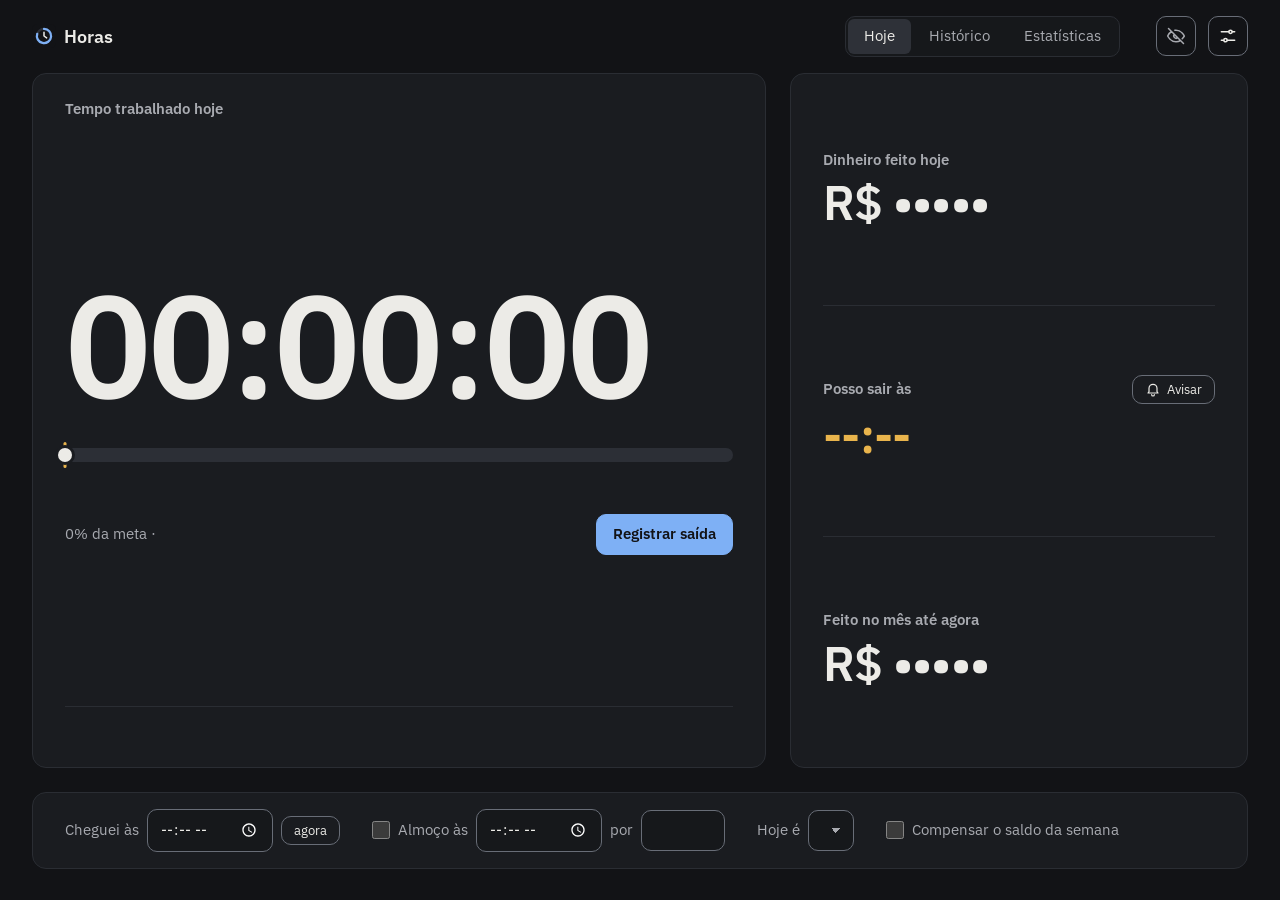
<file: pagina/index.html>
<!doctype html>
<html lang="pt-br" data-tema="escuro">
<head>
<meta charset="utf-8">
<meta name="viewport" content="width=device-width, initial-scale=1">
<meta name="description" content="Horas trabalhadas, saldo da semana e bolsa do mês">
<meta name="theme-color" content="#121316">
<title data-t="app">Horas</title>
<link rel="icon" href="/icone.svg" type="image/svg+xml" id="favicon">
<link rel="manifest" href="/manifest.webmanifest">
<link rel="preload" href="/fontes/plex-sans-latin-400.woff2" as="font" type="font/woff2" crossorigin>
<link rel="preload" href="/fontes/plex-sans-latin-600.woff2" as="font" type="font/woff2" crossorigin>
<link rel="stylesheet" href="/estilo.css">
<script src="/inicio.js"></script>
<link rel="modulepreload" href="/idiomas/pt.js">
<link rel="modulepreload" href="/calculo.js">
<link rel="modulepreload" href="/feriados.js">
<link rel="modulepreload" href="/graficos.js">
<script type="module" src="/app.js"></script>
</head>
<body>
<header class="barra">
  <div class="marca">
    <h1><img src="/icone.svg" alt=""><span data-t="app">Horas</span></h1>
    <span id="hojeData"></span>
  </div>
  <nav aria-label="Telas" data-t-aria="telas">
    <button id="btnHoje" aria-current="page" data-t="hoje">Hoje</button>
    <button id="btnHistorico" data-t="historico">Histórico</button>
    <button id="btnEstatisticas" data-t="estatisticas">Estatísticas</button>
  </nav>
  <div class="direita">
    <span id="estado" role="status"></span>
    <button class="botao icone" id="btnOcultar" aria-pressed="true" aria-label="Ocultar valores" title="Mostrar ou ocultar os valores em dinheiro" data-t-title="mostrarOcultarDica">
      <svg class="ic olho-aberto" viewBox="0 0 24 24" aria-hidden="true"><path d="M2 12s3.6-7 10-7 10 7 10 7-3.6 7-10 7S2 12 2 12Z"/><circle cx="12" cy="12" r="3"/></svg>
      <svg class="ic olho-fechado" viewBox="0 0 24 24" aria-hidden="true"><path d="M10.6 5.1A10 10 0 0 1 12 5c6.4 0 10 7 10 7a17 17 0 0 1-2.6 3.4M6.6 6.6C3.7 8.4 2 12 2 12s3.6 7 10 7a9.7 9.7 0 0 0 5.4-1.6M9.9 9.9a3 3 0 0 0 4.2 4.2M3 3l18 18"/></svg>
    </button>
    <button class="botao icone" id="btnAjustes" aria-label="Ajustes" title="Ajustes" data-t-aria="ajustes" data-t-title="ajustes">
      <svg class="ic" viewBox="0 0 24 24" aria-hidden="true"><path d="M4 7h9M17 7h3M4 17h3M11 17h9"/><circle cx="15" cy="7" r="2"/><circle cx="9" cy="17" r="2"/></svg>
    </button>
  </div>
</header>

<main>
<section class="tela hoje" id="telaHoje" aria-label="Hoje" data-t-aria="hoje">
  <div class="card relogio">
    <div class="topo">
      <h2 class="rotulo" data-t="tempoHoje">Tempo trabalhado hoje</h2>
      <span class="selo" id="seloTipo" hidden></span>
    </div>
    <div class="num" id="tempo">00:00:00</div>
    <div class="linha" id="linhaDia" aria-hidden="true">
      <div class="trilho"><span class="feito" id="ldFeito"></span><span class="almoco" id="ldAlmoco"></span></div>
      <span class="alvo-saida" id="ldSaida"></span>
      <span class="agora" id="ldAgora"></span>
      <div class="escala"><span id="ldIni"></span><span id="ldAlmocoRot"></span><span id="ldFim"></span></div>
    </div>
    <div class="rodape">
      <span><span id="pct">0% da meta</span> · <span id="info"></span></span>
      <button class="botao primario" id="btnSaida">Registrar saída</button>
    </div>
    <div class="semana-dias" id="semanaDias" aria-label="Esta semana" data-t-aria="estaSemana"></div>
    <div class="ritmo" id="ritmo"><span id="ritmoSemana"></span><span id="ritmoMes"></span></div>
  </div>

  <div class="card numeros">
    <div class="numero">
      <h2 class="rotulo" data-t="dinheiroHoje">Dinheiro feito hoje</h2>
      <div class="big num" id="dinheiro">R$ •••••</div>
    </div>
    <div class="numero">
      <div class="topo">
        <h2 class="rotulo" data-t="possoSair">Posso sair às</h2>
        <button class="botao pequeno" id="btnAviso" aria-pressed="false" title="Notificação quando der a hora de sair" data-t-title="avisarDica">
          <svg class="ic" viewBox="0 0 24 24" aria-hidden="true"><path d="M6 16v-5a6 6 0 0 1 12 0v5l1.5 2h-15Z"/><path d="M10 20.5a2 2 0 0 0 4 0"/></svg>
          <span data-t="avisar">Avisar</span>
        </button>
      </div>
      <div class="big num" id="saida">--:--</div>
      <div class="sub" id="infoSaida"></div>
    </div>
    <div class="numero">
      <h2 class="rotulo" data-t="feitoMes">Feito no mês até agora</h2>
      <div class="big num" id="mes">R$ •••••</div>
      <div class="sub" id="infoMes"></div>
    </div>
  </div>

  <div class="card campos-hoje">
    <p class="pendencia" id="pendencia" hidden><span id="pendenciaTexto"></span> <button class="botao pequeno" id="btnPendencia" data-t="preencher">Preencher</button></p>
    <span class="grupo">
      <label><span data-t="chegueiAs">Cheguei às</span> <input id="entrada" type="time"></label>
      <button class="botao pequeno" id="btnAgora" title="Chegada na hora de agora" data-t-title="agoraDica" data-t="agora">agora</button>
    </span>
    <span class="grupo">
      <label><input id="temAlmoco" type="checkbox"> <span data-t="almocoAs">Almoço às</span></label>
      <input id="almoco" type="time" aria-label="Início do almoço" data-t-aria="inicioAlmoco">
      <label><span data-t="por">por</span> <input id="almocoHoras" type="text" autocomplete="off" spellcheck="false" aria-label="Duração do almoço" title="Ex.: 1h, 35min, 1h30, 1,5" data-t-aria="duracaoAlmoco" data-t-title="exemploDuracao"></label>
    </span>
    <label><span data-t="hojeEh">Hoje é</span> <select id="tipoHoje"></select></label>
    <label><input id="temExtra" type="checkbox"> <span data-t="compensarSaldo">Compensar o saldo da semana</span></label>
  </div>
</section>

<section class="tela" id="telaHistorico" aria-label="Histórico" data-t-aria="historico" hidden>
  <div class="card historico">
    <div class="topo">
      <div class="mesNav">
        <button class="botao icone" id="mesAnterior" aria-label="Mês anterior" data-t-aria="mesAnterior">
          <svg class="ic" viewBox="0 0 24 24" aria-hidden="true"><path d="M15 6l-6 6 6 6"/></svg>
        </button>
        <h2 id="tituloMes"></h2>
        <button class="botao icone" id="mesSeguinte" aria-label="Próximo mês" data-t-aria="mesSeguinte">
          <svg class="ic" viewBox="0 0 24 24" aria-hidden="true"><path d="M9 6l6 6-6 6"/></svg>
        </button>
      </div>
      <div id="resumo"></div>
      <div class="acoes">
        <button class="botao" id="btnCsv" data-t="baixarCsv">Baixar CSV</button>
        <button class="botao" id="btnRelatorio" data-t="relatorio">Relatório para imprimir</button>
      </div>
    </div>
    <div class="tabela">
      <table>
        <thead><tr><th data-t="colDia">Dia</th><th data-t="colTipo">Tipo</th><th data-t="colChegada">Chegada</th><th data-t="colAlmoco">Almoço</th><th data-t="colDuracao">Duração</th><th data-t="colSaida">Saída</th><th data-t="colTrabalhado">Trabalhado</th><th data-t="colValeu">Valeu</th><th id="colPorHora">R$/h</th><th class="acao"><span hidden data-t="apagar">Apagar</span></th></tr></thead>
        <tbody id="linhas"></tbody>
      </table>
    </div>
  </div>
</section>

<section class="tela estatisticas" id="telaEstatisticas" aria-label="Estatísticas" data-t-aria="estatisticas" hidden>
  <div class="filtros">
    <div class="filtros" role="group" aria-label="Período" data-t-aria="periodo">
      <span class="rotulo" data-t="periodo">Período</span>
      <div class="segmentos">
        <button class="chip" data-semanas="4" aria-pressed="false" data-t="semanas" data-t-arg="4">4 semanas</button>
        <button class="chip" data-semanas="12" aria-pressed="true" data-t="semanas" data-t-arg="12">12 semanas</button>
        <button class="chip" data-semanas="26" aria-pressed="false" data-t="semanas" data-t-arg="26">26 semanas</button>
        <button class="chip" data-semanas="0" aria-pressed="false" data-t="tudo">Tudo</button>
      </div>
    </div>
    <div class="filtros" role="group" aria-label="Ver por" data-t-aria="verPor">
      <span class="rotulo" data-t="verPor">Ver por</span>
      <div class="segmentos">
        <button class="chip" data-por="semana" aria-pressed="true" data-t="porSemanas">Semanas</button>
        <button class="chip" data-por="dia" aria-pressed="false" data-t="porDias">Dias</button>
      </div>
    </div>
    <span class="sub" id="periodoNota"></span>
  </div>
  <div class="kpis" id="kpis"></div>
  <div class="graficos">
    <figure class="card grafico" id="gHoras">
      <figcaption>
        <div>
          <h2 id="tituloHoras">Horas por semana</h2>
          <div class="legenda-graf"><span class="chave" data-t="trabalhadoLegenda">Trabalhado</span><span class="chave traco" data-t="metaLegenda">Meta</span></div>
        </div>
        <button class="botao terciario" data-tabela>Ver tabela</button>
      </figcaption>
      <div class="area"></div>
    </figure>
    <figure class="card grafico" id="gSaldo">
      <figcaption>
        <div>
          <h2 data-t="saldoAcumulado">Saldo acumulado</h2>
          <p class="sub" id="subSaldo">Soma do saldo semana a semana desde o começo do período</p>
        </div>
        <button class="botao terciario" data-tabela>Ver tabela</button>
      </figcaption>
      <div class="area"></div>
    </figure>
    <figure class="card grafico largo" id="gExpediente">
      <figcaption>
        <div>
          <h2 data-t="expedienteDia">Expediente dia a dia</h2>
          <p class="sub" data-t="expedienteSub">Da chegada à saída; o vão é o almoço. Linhas: chegada e saída médias</p>
        </div>
        <button class="botao terciario" data-tabela>Ver tabela</button>
      </figcaption>
      <div class="area"></div>
    </figure>
  </div>
  <div class="dica" id="dica" role="tooltip" hidden></div>
</section>
</main>

<dialog id="ajustes" aria-labelledby="ajustesTitulo">
  <form method="dialog">
    <h2 id="ajustesTitulo" data-t="ajustes">Ajustes</h2>
    <label><span data-t="horasSemana">Horas por semana</span> <input id="horasSemana" type="number" min="1" max="60" step="0.5"></label>
    <label><span data-t="bolsaMensal">Bolsa mensal</span> <input id="salario" type="number" min="0" step="0.01"></label>
    <label><span data-t="moedaBolsa">Moeda da bolsa</span> <select id="moedaBolsa"></select></label>
    <label><span data-t="moeda">Mostrar em</span> <select id="moeda"></select></label>
    <p class="nota" id="cambioInfo" role="status"></p>
    <label><span data-t="nomeRelatorio">Nome no relatório</span> <input id="nome" type="text" autocomplete="name"></label>
    <label><span data-t="idioma">Idioma</span> <select id="idioma"></select></label>
    <label><span data-t="tema">Tema</span>
      <select id="tema">
        <option value="escuro" data-t="temaEscuro">Escuro</option>
        <option value="claro" data-t="temaClaro">Claro</option>
        <option value="auto" data-t="temaAuto">Igual ao sistema</option>
      </select>
    </label>
    <label><span data-t="cores">Cores</span>
      <select id="cores">
        <option value="padrao" data-t="coresPadrao">Padrão</option>
        <option value="daltonismo" data-t="coresDaltonismo">Para daltonismo</option>
      </select>
    </label>
    <label><span data-t="iconeAba">Ícone da aba</span>
      <select id="iconeAba">
        <option value="dinamico" data-t="iconeDinamico">Acompanha as horas do dia</option>
        <option value="vazio" data-t="iconeVazio">Sempre vazio</option>
        <option value="cheio" data-t="iconeCheio">Sempre cheio</option>
      </select>
    </label>
    <fieldset>
      <legend data-t="feriadosExtras">Feriados extras</legend>
      <p class="nota" data-t="feriadosExtrasNota">Valem por cima dos nacionais: feriado da cidade, recesso, ou um dia que vira de trabalho.</p>
      <div class="extras" id="extras"></div>
      <div class="acoes"><button type="button" class="botao pequeno" id="btnExtra" data-t="adicionar">Adicionar</button></div>
    </fieldset>
    <fieldset>
      <legend data-t="backups">Backups</legend>
      <p class="nota" data-t="backupsNota">Tudo fica em horas/dados/registro.json. Antes da primeira gravação de cada dia, o servidor guarda uma cópia em horas/dados/backups/ (do último ano).</p>
      <label><span data-t="voltarAo">Voltar ao começo de</span> <select id="backupData"></select></label>
      <p class="nota" id="backupInfo" role="status"></p>
      <div class="acoes"><button type="button" class="botao" id="btnRestaurar" data-t="restaurar" disabled>Restaurar</button></div>
    </fieldset>
    <fieldset>
      <legend data-t="dados">Seus dados</legend>
      <p class="nota" data-t="dadosNota">Leve tudo para outra máquina ou guarde uma cópia: registro e ajustes, no mesmo formato de horas/dados/registro.json. Substituir deixa tudo igual ao arquivo; juntar fica com a edição mais recente de cada campo. Exporte antes de importar.</p>
      <div class="acoes"><button type="button" class="botao" id="btnExportar" data-t="exportar">Exportar tudo</button></div>
      <div class="acoes"><button type="button" class="botao" id="btnImportar" data-t="importar">Importar…</button></div>
      <input type="file" id="arquivoImportar" accept=".json,application/json" hidden>
      <label><span data-t="aoImportar">Modo</span>
        <select id="modoImportar">
          <option value="substituir" data-t="modoSubstituir">Substituir tudo</option>
          <option value="juntar" data-t="modoJuntar">Juntar</option>
        </select>
      </label>
      <p class="nota" id="importarInfo" role="status"></p>
      <div class="acoes"><button type="button" class="botao" id="btnAplicarImportacao" data-t="aplicar" disabled>Aplicar</button></div>
    </fieldset>
    <div class="acoes"><button class="botao primario" data-t="fechar">Fechar</button></div>
  </form>
</dialog>

<div class="toast" id="aviso" role="status" hidden></div>
<section class="relatorio" id="relatorio"></section>
</body>
</html>
</file>
<file: estilo.css>
/* IBM Plex Sans (OFL, fontes/OFL.txt): algarismos tabulares de verdade e
   cara de instrumento, que combina com um relógio de ponto. Só o latim, que
   é o que o português e o inglês usam. */
@font-face {
  font-family: "IBM Plex Sans";
  font-weight: 400;
  font-display: swap;
  src: url("/fontes/plex-sans-latin-400.woff2") format("woff2");
  unicode-range: U+0000-00FF, U+0131, U+0152-0153, U+02BB-02BC, U+02C6, U+02DA, U+02DC, U+0304, U+0308, U+0329, U+2000-206F, U+20AC, U+2122, U+2191, U+2193, U+2212, U+2215, U+FEFF, U+FFFD;
}
@font-face {
  font-family: "IBM Plex Sans";
  font-weight: 600;
  font-display: swap;
  src: url("/fontes/plex-sans-latin-600.woff2") format("woff2");
  unicode-range: U+0000-00FF, U+0131, U+0152-0153, U+02BB-02BC, U+02C6, U+02DA, U+02DC, U+0304, U+0308, U+0329, U+2000-206F, U+20AC, U+2122, U+2191, U+2193, U+2212, U+2215, U+FEFF, U+FFFD;
}

/* Tema escuro é o padrão; o claro vem por escolha nos ajustes ou pelo
   sistema, no modo automático. Neutros grafite puxados para o quente, um
   acento só (azul, para o que se clica) e cor de dado só com significado:
   verde e vermelho para o sinal do saldo, âmbar para a hora de sair. */
:root {
  color-scheme: dark;
  --fundo: #121316;
  --fundo-2: #16181b;
  --superficie: #1a1c20;
  --segmento: #16181b;
  --selecionado: #2e3138;
  --borda: #2a2d33;
  --borda-campo: #686d77;
  --trilho: #2c2f36;
  --texto: #ecebe7;
  --texto-2: #a8aab0;
  --apagado: #8b8e95;
  --verde: #5cc58f;
  --ambar: #e9b44c;
  --azul: #7eb0f5;
  --vermelho: #f08473;
  --sobre-azul: #121316;
  --serie: #5b93e0;
  --grade: #25282d;
  --eixo: #686d77;
  --almoco: #7a7f88;
  --sombra-1: none;
  --sombra-2: 0 12px 32px rgb(0 0 0 / 0.4);
}
:root[data-tema="claro"] {
  color-scheme: light;
  --fundo: #f4f3f0;
  --fundo-2: #f8f7f5;
  --superficie: #ffffff;
  --segmento: #e9e7e2;
  --selecionado: #ffffff;
  --borda: #dddbd6;
  --borda-campo: #82858c;
  --trilho: #e2e0db;
  --texto: #1b1c1f;
  --texto-2: #55585f;
  --apagado: #6a6d74;
  --verde: #1b7a48;
  --ambar: #8a5a00;
  --azul: #1f5fc4;
  --vermelho: #b3261e;
  --sobre-azul: #ffffff;
  --serie: #2f6bd0;
  --grade: #e6e4df;
  --eixo: #82858c;
  --almoco: #9a9da3;
  --sombra-1: 0 1px 2px rgb(27 28 31 / 0.06), 0 2px 8px rgb(27 28 31 / 0.04);
  --sombra-2: 0 12px 32px rgb(27 28 31 / 0.16);
}
@media (prefers-color-scheme: light) {
  :root[data-tema="auto"] {
    color-scheme: light;
    --fundo: #f4f3f0;
    --fundo-2: #f8f7f5;
    --superficie: #ffffff;
    --segmento: #e9e7e2;
    --selecionado: #ffffff;
    --borda: #dddbd6;
    --borda-campo: #82858c;
    --trilho: #e2e0db;
    --texto: #1b1c1f;
    --texto-2: #55585f;
    --apagado: #6a6d74;
    --verde: #1b7a48;
    --ambar: #8a5a00;
    --azul: #1f5fc4;
    --vermelho: #b3261e;
    --sobre-azul: #ffffff;
    --serie: #2f6bd0;
    --grade: #e6e4df;
    --eixo: #82858c;
    --almoco: #9a9da3;
    --sombra-1: 0 1px 2px rgb(27 28 31 / 0.06), 0 2px 8px rgb(27 28 31 / 0.04);
    --sombra-2: 0 12px 32px rgb(27 28 31 / 0.16);
  }
}

/* Modo daltonismo (Okabe–Ito): saldo positivo azul e negativo laranja no
   lugar de verde e vermelho, que somem juntos na deuteranopia. Escolhidas
   para contraste AA, também com o filtro de luz azul. */
:root[data-cores="daltonismo"] {
  --verde: #56b4e9;
  --vermelho: #e69f00;
  --ambar: #f0e442;
  --azul: #cc79a7;
}
:root[data-cores="daltonismo"][data-tema="claro"] {
  --verde: #0072b2;
  --vermelho: #a84b00;
  --ambar: #6a3d9a;
  --azul: #00695c;
  --sobre-azul: #ffffff;
}
@media (prefers-color-scheme: light) {
  :root[data-cores="daltonismo"][data-tema="auto"] {
    --verde: #0072b2;
    --vermelho: #a84b00;
    --ambar: #6a3d9a;
    --azul: #00695c;
    --sobre-azul: #ffffff;
  }
}

/* Escala: texto 13/15/18/24/32/48 (e o relógio), pesos 400 e 600, espaços de
   4 em 4, raios 6 (miúdos), 10 (controles) e 14 (cartões) */
* { box-sizing: border-box; }
/* Até o app pôr os textos no idioma escolhido (inicio.js liga). Se o app
   não carregar, a página aparece assim mesmo depois de um segundo e meio. */
.traduzindo body { visibility: hidden; animation: aparecer 0s 1.5s forwards; }
@keyframes aparecer { to { visibility: visible; } }
[hidden] { display: none !important; }
html { background: var(--fundo); }
body {
  margin: 0;
  height: 100dvh;
  display: flex;
  flex-direction: column;
  font: 15px/1.5 "IBM Plex Sans", system-ui, -apple-system, "Segoe UI", Roboto, sans-serif;
  color: var(--texto);
  background: var(--fundo);
  -webkit-font-smoothing: antialiased;
}
h1, h2, p { margin: 0; }
.rotulo { color: var(--texto-2); font-size: 15px; font-weight: 600; }
.num { font-variant-numeric: tabular-nums; }
.apagado { color: var(--apagado); }
.pos { color: var(--verde); }
.neg { color: var(--vermelho); }
:focus-visible { outline: 2px solid var(--azul); outline-offset: 2px; }
.ic { width: 20px; height: 20px; flex-shrink: 0; fill: none; stroke: currentColor; stroke-width: 1.8; stroke-linecap: round; stroke-linejoin: round; }

.card {
  background: var(--superficie);
  border: 1px solid var(--borda);
  border-radius: 14px;
  padding: 24px 32px;
  box-shadow: var(--sombra-1);
  /* O relógio muda o texto todo segundo: o layout fica preso no cartão */
  contain: layout style;
}

.botao {
  display: inline-flex;
  align-items: center;
  justify-content: center;
  gap: 8px;
  background: transparent;
  color: var(--texto);
  border: 1px solid var(--borda-campo);
  border-radius: 10px;
  padding: 8px 16px;
  font: inherit;
  font-size: 15px;
  cursor: pointer;
  transition: border-color 0.15s, background-color 0.15s, color 0.15s;
}
.botao:hover:not(:disabled) { border-color: var(--azul); }
.botao:active:not(:disabled) { background: var(--fundo-2); }
.botao:disabled { opacity: 0.4; cursor: default; }
.botao.primario { background: var(--azul); border-color: var(--azul); color: var(--sobre-azul); font-weight: 600; }
.botao.primario:hover { filter: brightness(1.08); }
.botao.primario:active:not(:disabled) { background: var(--azul); filter: brightness(0.94); }
/* Ação de canto (ver tabela): só texto, para não brigar com o gráfico */
.botao.terciario { border-color: transparent; color: var(--texto-2); padding-inline: 8px; white-space: nowrap; }
.botao.terciario:hover:not(:disabled) { border-color: transparent; color: var(--texto); text-decoration: underline; text-underline-offset: 3px; }
.botao.icone { width: 40px; height: 40px; padding: 0; }
.botao.pequeno { padding: 4px 12px; font-size: 13px; gap: 6px; }
.botao.pequeno .ic { width: 16px; height: 16px; }
.botao[aria-pressed="true"] { border-color: var(--azul); color: var(--azul); }
#btnOcultar[aria-pressed] { border-color: var(--borda-campo); color: var(--texto-2); }
#btnOcultar[aria-pressed="true"] .olho-aberto, #btnOcultar[aria-pressed="false"] .olho-fechado { display: none; }

input[type=number], input[type=time], input[type=date], input[type=text], select {
  background: var(--fundo-2);
  color: var(--texto);
  border: 1px solid var(--borda-campo);
  border-radius: 10px;
  padding: 8px 12px;
  font: inherit;
  font-variant-numeric: tabular-nums;
}
input[type=number], #almocoHoras { width: 84px; }
/* Tracejado e mais grosso: o erro se vê sem depender da cor */
input[aria-invalid="true"] { border-color: var(--vermelho); border-style: dashed; border-width: 2px; }
/* Seta própria: a do sistema muda de tamanho e estilo entre navegadores */
select {
  appearance: none;
  padding-inline-end: 32px;
  background-image: linear-gradient(45deg, transparent 50%, var(--texto-2) 50%), linear-gradient(135deg, var(--texto-2) 50%, transparent 50%);
  background-position: right 17px center, right 12px center;
  background-size: 5px 5px;
  background-repeat: no-repeat;
}
input:disabled, select:disabled { opacity: 0.45; }
input[type=checkbox] { accent-color: var(--azul); width: 18px; height: 18px; margin: 0; }
label { display: inline-flex; align-items: center; gap: 8px; color: var(--texto-2); font-size: 15px; }

/* Seletor de telas e de período: o mesmo controle segmentado */
nav, .segmentos {
  display: flex;
  gap: 2px;
  padding: 2px;
  background: var(--segmento);
  border: 1px solid var(--borda);
  border-radius: 10px;
}
nav button, .segmentos button {
  background: none;
  border: 0;
  color: var(--texto-2);
  padding: 6px 16px;
  border-radius: 6px;
  font: inherit;
  font-size: 15px;
  white-space: nowrap;
  cursor: pointer;
  transition: background-color 0.15s, color 0.15s;
}
nav button:hover, .segmentos button:hover { color: var(--texto); background: color-mix(in srgb, var(--selecionado) 50%, transparent); }
nav button[aria-current="page"], .segmentos button[aria-pressed="true"] { background: var(--selecionado); color: var(--texto); box-shadow: var(--sombra-1); }

/* ------------------------------------------------------------ topo */
.barra {
  display: flex;
  align-items: center;
  gap: 16px 24px;
  flex-wrap: wrap;
  padding: 16px 32px;
}
.marca { display: flex; align-items: baseline; gap: 12px; margin-inline-end: auto; }
.marca h1 { font-size: 18px; font-weight: 600; display: flex; align-items: center; gap: 8px; align-self: center; }
.marca h1 img { width: 24px; height: 24px; }
#hojeData { color: var(--texto-2); font-size: 15px; }
.direita { display: flex; align-items: center; gap: 12px; }
#estado { font-size: 13px; color: var(--apagado); display: inline-flex; align-items: center; gap: 8px; }
/* O ponto só aparece quando há o que avisar (sem conexão) */
#estado.off { color: var(--ambar); }
#estado.off::before { content: ""; width: 8px; height: 8px; border-radius: 50%; background: currentColor; }

main { flex: 1; min-height: 0; padding: 0 32px 32px; display: flex; flex-direction: column; }
.tela { flex: 1; min-height: 0; }

/* ------------------------------------------------------------ hoje */
.tela.hoje {
  display: grid;
  grid-template-columns: 1.6fr 1fr;
  grid-template-rows: 1fr auto;
  grid-template-areas: "relogio numeros" "campos campos";
  gap: 24px;
}
/* O relógio se mede pelo cartão (cqi): na tela estreita ele vazava para o lado */
.relogio { grid-area: relogio; display: flex; flex-direction: column; gap: 24px; container-type: inline-size; }
.relogio .topo { display: flex; align-items: center; justify-content: space-between; gap: 12px; flex-wrap: wrap; }
.selo { font-size: 13px; padding: 2px 8px; border-radius: 6px; background: var(--fundo-2); border: 1px solid var(--borda); color: var(--texto-2); }
#tempo {
  font-size: clamp(56px, min(16vh, 25cqi), 160px);
  font-weight: 600;
  line-height: 1;
  letter-spacing: -0.02em;
}
/* A sobra de altura se divide em duas: o relógio fica no meio do cartão e a
   semana desce para o pé */
#tempo, .semana-dias { margin-top: auto; }
.semana-dias { display: grid; grid-template-columns: repeat(5, 1fr); gap: 16px; padding-top: 24px; border-top: 1px solid var(--borda); }
.dia-sem { display: flex; flex-direction: column; gap: 4px; font-size: 13px; color: var(--texto-2); min-width: 0; }
.dia-sem b { font-size: 15px; color: var(--texto); font-weight: 600; font-variant-numeric: tabular-nums; }
.dia-sem.hoje .d { color: var(--azul); font-weight: 600; }
.dia-sem.fora b { color: var(--texto-2); font-weight: 400; }
.mini { height: 6px; border-radius: 3px; background: var(--trilho); overflow: hidden; }
.mini span { display: block; height: 100%; border-radius: 3px; background: var(--serie); }
.ritmo { display: flex; justify-content: space-between; gap: 4px 24px; flex-wrap: wrap; margin-top: -12px; color: var(--texto-2); }
.rodape { display: flex; justify-content: space-between; align-items: center; gap: 12px; flex-wrap: wrap; color: var(--texto-2); }

/* Linha do dia: chegada à esquerda, "pode sair" à direita, almoço no meio */
.linha { position: relative; padding: 8px 0 0; }
.trilho { position: relative; height: 14px; border-radius: 7px; background: var(--trilho); overflow: hidden; }
.feito {
  position: absolute;
  inset: 0 auto 0 0;
  background: var(--serie);
  border-radius: 7px;
  transition: width 0.6s;
}
.trilho .almoco {
  position: absolute;
  top: 0;
  bottom: 0;
  background: var(--almoco);
  box-shadow: 0 0 0 2px var(--superficie);
}
.linha .agora, .linha .alvo-saida { position: absolute; top: 8px; height: 14px; transform: translateX(-50%); transition: left 0.6s; }
.linha .agora {
  width: 14px;
  border-radius: 50%;
  background: var(--texto);
  box-shadow: 0 0 0 3px var(--superficie);
}
.linha .alvo-saida { top: 2px; height: 26px; width: 3px; border-radius: 2px; background: var(--ambar); }
.escala { position: relative; height: 20px; margin-top: 8px; font-size: 13px; color: var(--texto-2); font-variant-numeric: tabular-nums; }
.escala span { position: absolute; top: 0; white-space: nowrap; }
#ldIni { left: 0; }
#ldFim { right: 0; }
#ldAlmocoRot { transform: translateX(-50%); color: var(--apagado); }

/* Três números num cartão só, separados por linha: nenhum compete com o relógio */
.numeros { grid-area: numeros; display: grid; grid-template-rows: repeat(3, 1fr); min-height: 0; padding-block: 0; }
.numero { display: flex; flex-direction: column; justify-content: center; gap: 4px; padding-block: 24px; }
.numero + .numero { border-top: 1px solid var(--borda); }
.numero .topo { display: flex; justify-content: space-between; align-items: center; gap: 8px; }
.big { font-size: 48px; font-weight: 600; line-height: 1.15; letter-spacing: -0.015em; }
/* Âmbar é a cor da hora de sair, a mesma do marcador na linha do dia */
#saida { color: var(--ambar); }
.sub { color: var(--texto-2); font-size: 13px; }

.campos-hoje {
  grid-area: campos;
  display: flex;
  flex-wrap: wrap;
  align-items: center;
  gap: 12px 32px;
  padding-block: 16px;
}
.campos-hoje .grupo { display: inline-flex; align-items: center; gap: 8px; }
.pendencia { flex-basis: 100%; margin: 0; display: flex; align-items: center; gap: 12px; color: var(--ambar); font-size: 15px; }
.pendencia::before {
  content: "";
  width: 20px;
  height: 20px;
  flex-shrink: 0;
  background: currentColor;
  mask: url("data:image/svg+xml,%3Csvg xmlns='http://www.w3.org/2000/svg' viewBox='0 0 24 24' fill='none' stroke='black' stroke-width='1.8' stroke-linecap='round' stroke-linejoin='round'%3E%3Cpath d='M12 4 2.5 20h19Z'/%3E%3Cpath d='M12 10v4M12 17v.01'/%3E%3C/svg%3E") center / contain no-repeat;
}

/* ------------------------------------------------------------ histórico */
.historico { height: 100%; display: flex; flex-direction: column; gap: 16px; }
.historico .topo { display: flex; justify-content: space-between; align-items: center; gap: 12px 24px; flex-wrap: wrap; }
.mesNav { display: flex; align-items: center; gap: 8px; }
#tituloMes { font-size: 18px; font-weight: 600; min-width: 190px; text-align: center; }
#resumo { color: var(--texto-2); flex: 1; }
.acoes { display: flex; gap: 8px; flex-wrap: wrap; }
.tabela { flex: 1; min-height: 0; overflow: auto; scrollbar-gutter: stable; margin: 0 -8px; }
.tabela table { width: 100%; border-collapse: collapse; }
.tabela th, .tabela td { padding: 4px 8px; text-align: start; white-space: nowrap; }
.tabela thead th {
  position: sticky;
  top: 0;
  z-index: 1;
  background: var(--superficie);
  font-weight: 600;
  color: var(--texto-2);
  font-size: 13px;
  padding-block: 8px;
}
.tabela tbody th { font-weight: 400; }
/* A sobra de largura vai para a coluna do ×, na ponta direita */
.tabela .acao { width: 100%; text-align: end; }
/* Trabalhado, valeu e por hora: números pela direita, casa sob casa */
.tabela td.trab, .tabela td.trab ~ td, .tabela thead th:nth-child(n+7):nth-child(-n+9) { text-align: end; }
.tabela tbody td, .tabela tbody th { border-top: 1px solid var(--borda); }
.tabela td input, .tabela td select { padding-block: 4px; padding-inline-start: 8px; font-size: 15px; }
.tabela td input { padding-inline-end: 8px; }
.tabela td select { padding-inline-end: 26px; }
.tabela td input[type=time] { width: 112px; }
.tabela td input[type=number], .tabela td input[data-campo=almocoHoras] { width: 80px; }
/* Com mouse, os campos da tabela só mostram a caixa na linha em uso: a
   lista lê como tabela, não como formulário. No toque ficam sempre à vista. */
@media (hover: hover) {
  .tabela td input:not([aria-invalid="true"]), .tabela td select { border-color: transparent; background-color: transparent; }
  .tabela td select { background-size: 0 0; }
  .tabela td input[type=time]::-webkit-calendar-picker-indicator { opacity: 0; }
  .tabela tbody tr:hover :is(input:not([aria-invalid="true"]), select),
  .tabela td :is(input:not([aria-invalid="true"]), select):focus { border-color: var(--borda-campo); background-color: var(--fundo-2); }
  .tabela tbody tr:hover select, .tabela td select:focus { background-size: 5px 5px; }
  .tabela tbody tr:hover input[type=time]::-webkit-calendar-picker-indicator,
  .tabela td input[type=time]:focus::-webkit-calendar-picker-indicator { opacity: 1; }
}
.tabela tr.vazio th, .tabela tr.futuro th, .tabela tr.feriado th { color: var(--apagado); }
.tabela tr.hoje th { color: var(--azul); font-weight: 600; }
.tabela tr.semana td { background: var(--fundo-2); color: var(--texto-2); font-size: 13px; padding: 8px; }
.semanaLinha { display: flex; justify-content: space-between; gap: 16px; }
.x { background: none; border: none; color: var(--apagado); font-size: 20px; line-height: 1; padding: 2px 8px; border-radius: 6px; cursor: pointer; }
.x:hover { color: var(--vermelho); }

/* ------------------------------------------------------------ estatísticas */
/* Aqui rola a página inteira, não um painel: a barra de rolagem fica fora
   do conteúdo e as bordas continuam alinhadas com o topo */
body:has(#telaEstatisticas:not([hidden])) { height: auto; min-height: 100dvh; }
.estatisticas { display: flex; flex-direction: column; gap: 24px; }
.filtros { display: flex; align-items: center; gap: 12px; flex-wrap: wrap; }
.kpis {
  display: flex;
  flex-wrap: wrap;
  gap: 1px;
  background: var(--borda);
  border: 1px solid var(--borda);
  border-radius: 14px;
  overflow: hidden;
  box-shadow: var(--sombra-1);
}
/* O app.js monta cada número com .card; aqui ele vira uma célula da faixa,
   e o vão de 1px entre as células desenha as divisórias */
.kpis .kpi { flex: 1 1 170px; border: 0; border-radius: 0; box-shadow: none; padding: 16px 24px; display: flex; flex-direction: column; gap: 4px; }
.kpi .rotulo { font-size: 13px; }
.kpi strong { font-size: 24px; font-weight: 600; line-height: 1.25; font-variant-numeric: tabular-nums; }
.kpi > span { color: var(--texto-2); font-size: 13px; }
.graficos { display: grid; grid-template-columns: 1fr 1fr; gap: 24px; }
.graficos .largo { grid-column: 1 / -1; }
figure.grafico { margin: 0; display: flex; flex-direction: column; gap: 12px; min-width: 0; }
figure.grafico figcaption { display: flex; justify-content: space-between; align-items: flex-start; gap: 12px; }
figure.grafico h2 { font-size: 15px; font-weight: 600; }
figure.grafico .sub { margin-top: 2px; }
.legenda-graf { display: flex; gap: 16px; font-size: 13px; color: var(--texto-2); }
.chave { display: inline-flex; align-items: center; gap: 6px; }
.chave::before { content: ""; width: 10px; height: 10px; border-radius: 2px; background: var(--serie); }
.chave.traco::before { width: 14px; height: 2px; border-radius: 1px; background: var(--texto-2); }
.area { position: relative; min-height: 200px; }
.area svg { display: block; overflow: visible; }
.area .vazio { color: var(--apagado); padding: 40px 0; text-align: center; }
svg .barra { fill: var(--serie); }
/* A semana em andamento: mais clara e com contorno tracejado */
svg .barra.parcial { fill-opacity: 0.5; stroke: var(--serie); stroke-width: 1.5; stroke-dasharray: 3 2; }
svg .barra.ativo, svg .seg.ativo { filter: brightness(1.18); }
svg .meta { stroke: var(--texto-2); stroke-width: 2.5; stroke-linecap: round; }
svg .grade { stroke: var(--grade); stroke-width: 1; shape-rendering: crispEdges; }
svg .grade.base { stroke: var(--eixo); }
svg .eixo { fill: var(--apagado); font-size: 13px; font-variant-numeric: tabular-nums; }
svg .linha-serie { fill: none; stroke: var(--serie); stroke-width: 2.5; stroke-linejoin: round; stroke-linecap: round; }
svg .lavagem { fill: var(--serie); fill-opacity: 0.1; }
svg .ponto { fill: var(--serie); stroke: var(--superficie); stroke-width: 2; }
svg .rotulo-dado { fill: var(--texto); font-size: 13px; font-weight: 600; font-variant-numeric: tabular-nums; }
svg .seg { fill: var(--serie); }
svg .ref { stroke: var(--texto-2); stroke-width: 1.5; }
svg .ref-rot { fill: var(--texto-2); font-size: 13px; }
svg .foco { display: none; }
svg .foco.ativo { display: inline; }
svg .foco line { stroke: var(--eixo); stroke-width: 1; }
svg .alvo { fill: transparent; outline: none; cursor: default; }
svg .alvo:focus-visible { stroke: var(--azul); stroke-width: 2; }
.tabela-graf { overflow: auto; max-height: 320px; }
.tabela-graf table { width: 100%; border-collapse: collapse; font-size: 15px; font-variant-numeric: tabular-nums; }
.tabela-graf th, .tabela-graf td { text-align: start; padding: 4px 8px; border-top: 1px solid var(--borda); }
.tabela-graf thead th { color: var(--texto-2); font-weight: 600; border-top: 0; }
.dica {
  position: fixed;
  z-index: 10;
  pointer-events: none;
  background: var(--superficie);
  border: 1px solid var(--borda);
  border-radius: 10px;
  padding: 8px 12px;
  font-size: 13px;
  box-shadow: var(--sombra-2);
  min-width: 140px;
}
.dica .titulo { color: var(--texto-2); margin-bottom: 4px; }
.dica div { display: flex; align-items: center; gap: 8px; }
.dica b { font-weight: 600; font-variant-numeric: tabular-nums; }
.dica .tecla { width: 12px; height: 2px; border-radius: 1px; background: var(--serie); }
.dica .tecla.neutra { background: var(--texto-2); }
.dica .tecla.nada { background: none; }

/* ------------------------------------------------------------ diálogo e aviso */
dialog {
  border: 1px solid var(--borda);
  border-radius: 14px;
  background: var(--superficie);
  color: var(--texto);
  padding: 24px;
  width: min(480px, calc(100vw - 32px));
  max-height: calc(100dvh - 32px);
  overflow: auto;
  box-shadow: var(--sombra-2);
}
dialog::backdrop { background: rgb(10 10 12 / 0.55); backdrop-filter: blur(3px); }
dialog form { display: flex; flex-direction: column; gap: 16px; }
dialog h2 { font-size: 18px; font-weight: 600; }
dialog label { justify-content: space-between; }
/* Todos os campos com a mesma largura: a coluna da direita fica alinhada */
dialog label > select, dialog label > input:not([type=checkbox]) { width: var(--campo-ajuste); flex-shrink: 0; box-sizing: border-box; text-overflow: ellipsis; }
dialog form { --campo-ajuste: 240px; }
@media (max-width: 520px) { dialog form { --campo-ajuste: 170px; } }
dialog .nota { color: var(--texto-2); font-size: 13px; }
dialog fieldset { margin: 0; padding: 12px 16px 16px; border: 1px solid var(--borda); border-radius: 10px; display: flex; flex-direction: column; gap: 12px; }
dialog legend { padding: 0 6px; color: var(--texto-2); font-size: 13px; font-weight: 600; }
dialog .nota:empty { display: none; }
dialog .nota a { color: inherit; }
.extras { display: flex; flex-direction: column; gap: 8px; }
.extra { display: flex; flex-wrap: wrap; align-items: center; gap: 8px; }
.extra + .extra { border-top: 1px solid var(--borda); padding-top: 8px; }
/* Data e "todo ano" numa linha, nome e tipo na outra: o nome fica com a largura toda que sobra */
.extra .quebra { flex-basis: 100%; height: 0; }
dialog .extra input[type=text] { flex: 1; min-width: 160px; width: auto; }
dialog .extra select { flex-shrink: 0; }
.extra label { font-size: 13px; gap: 6px; }
dialog .acoes { justify-content: flex-end; }
/* Fechar fica sempre à vista, preso no pé do diálogo que rola */
dialog form > .acoes:last-child {
  position: sticky;
  bottom: -24px;
  margin: 0 -24px -24px;
  padding: 16px 24px;
  background: var(--superficie);
  border-top: 1px solid var(--borda);
}
.toast {
  position: fixed;
  left: 50%;
  bottom: 24px;
  transform: translateX(-50%);
  z-index: 20;
  display: flex;
  align-items: center;
  gap: 16px;
  background: var(--superficie);
  border: 1px solid var(--borda);
  border-radius: 10px;
  padding: 8px 8px 8px 16px;
  box-shadow: var(--sombra-2);
  font-size: 15px;
}

.relatorio { display: none; }

/* Tela estreita: uma coluna, com rolagem */
@media (max-width: 900px) {
  body { height: auto; min-height: 100dvh; }
  main { padding: 0 16px 16px; }
  .barra { padding: 12px 16px; }
  .card { padding: 24px 16px; }
  .tela.hoje { grid-template-columns: 1fr; grid-template-rows: none; grid-template-areas: "relogio" "numeros" "campos"; gap: 16px; }
  .numeros { grid-template-rows: none; padding-block: 0; }
  .numero { padding-block: 16px; }
  .big { font-size: 32px; }
  .campos-hoje { flex-direction: column; align-items: stretch; padding-block: 16px; }
  .campos-hoje > label, .campos-hoje .grupo { justify-content: space-between; }
  /* Caixa de marcar fica junto do texto dela, não na outra ponta */
  .campos-hoje > label:has(input[type=checkbox]) { justify-content: flex-start; }
  .campos-hoje .grupo:has(input[type=checkbox]) { flex-wrap: wrap; justify-content: flex-start; }
  .campos-hoje .grupo > label:has(input[type=checkbox]) { flex-basis: 100%; }
  .historico { height: auto; }
  .tabela { max-height: 70vh; }
  /* A tabela rola de lado: o dia fica preso e a borda esmaece para mostrar que há mais */
  .tabela { mask-image: linear-gradient(to left, transparent, #000 24px); }
  .tabela tbody th, .tabela thead th:first-child { position: sticky; inset-inline-start: 0; background: var(--superficie); }
  .tabela thead th:first-child { z-index: 2; }
  .tabela td.acao { padding-inline-end: 24px; }
  .graficos { grid-template-columns: 1fr; }
}
/* Celular: marca e botões numa linha, telas na de baixo com a largura toda */
@media (max-width: 520px) {
  .barra { display: grid; grid-template-columns: 1fr auto; gap: 12px; }
  .marca { flex-direction: column; align-items: flex-start; gap: 0; }
  .marca h1 { align-self: auto; }
  #hojeData { font-size: 13px; }
  .direita { grid-area: 1 / 2; }
  .barra nav { grid-area: 2 / 1 / 3 / -1; }
  nav button { flex: 1; padding-inline: 8px; }
  /* Período com a largura toda; em idioma de rótulo comprido, quebra em duas linhas de botões */
  .segmentos { width: 100%; flex-wrap: wrap; }
  .segmentos button { flex: 1 1 auto; padding-inline: 8px; }
  /* O rótulo do almoço encosta nos da chegada e da saída */
  #ldAlmocoRot { display: none; }
}
@media (prefers-reduced-motion: reduce) {
  * { transition: none !important; }
}

/* Impressão: só o relatório do mês, em branco e preto */
@media print {
  @page { size: A4; margin: 14mm 16mm; }
  html, body { background: #fff !important; color: #000; height: auto; display: block; }
  body > :not(.relatorio) { display: none !important; }
  .relatorio { display: block; font: 10.5pt/1.4 "IBM Plex Sans", system-ui, sans-serif; color: #000; }
  .relatorio h1 { font-size: 16pt; font-weight: 600; margin-bottom: 2pt; }
  .relatorio .cab { color: #333; margin-bottom: 12pt; }
  .relatorio table { width: 100%; border-collapse: collapse; }
  .relatorio th, .relatorio td { border-bottom: 0.5pt solid #bbb; padding: 3pt 5pt; text-align: start; font-variant-numeric: tabular-nums; }
  .relatorio thead th { border-bottom: 1pt solid #000; font-weight: 600; }
  .relatorio tr.fora td { color: #666; }
  .relatorio .totais { margin-top: 10pt; }
  .relatorio .assinaturas { display: flex; gap: 48pt; margin-top: 56pt; }
  .relatorio .assinaturas div { flex: 1; border-top: 0.75pt solid #000; padding-top: 4pt; text-align: center; }
  .relatorio .gerado { margin-top: 18pt; color: #666; font-size: 9pt; }
}
</file>
